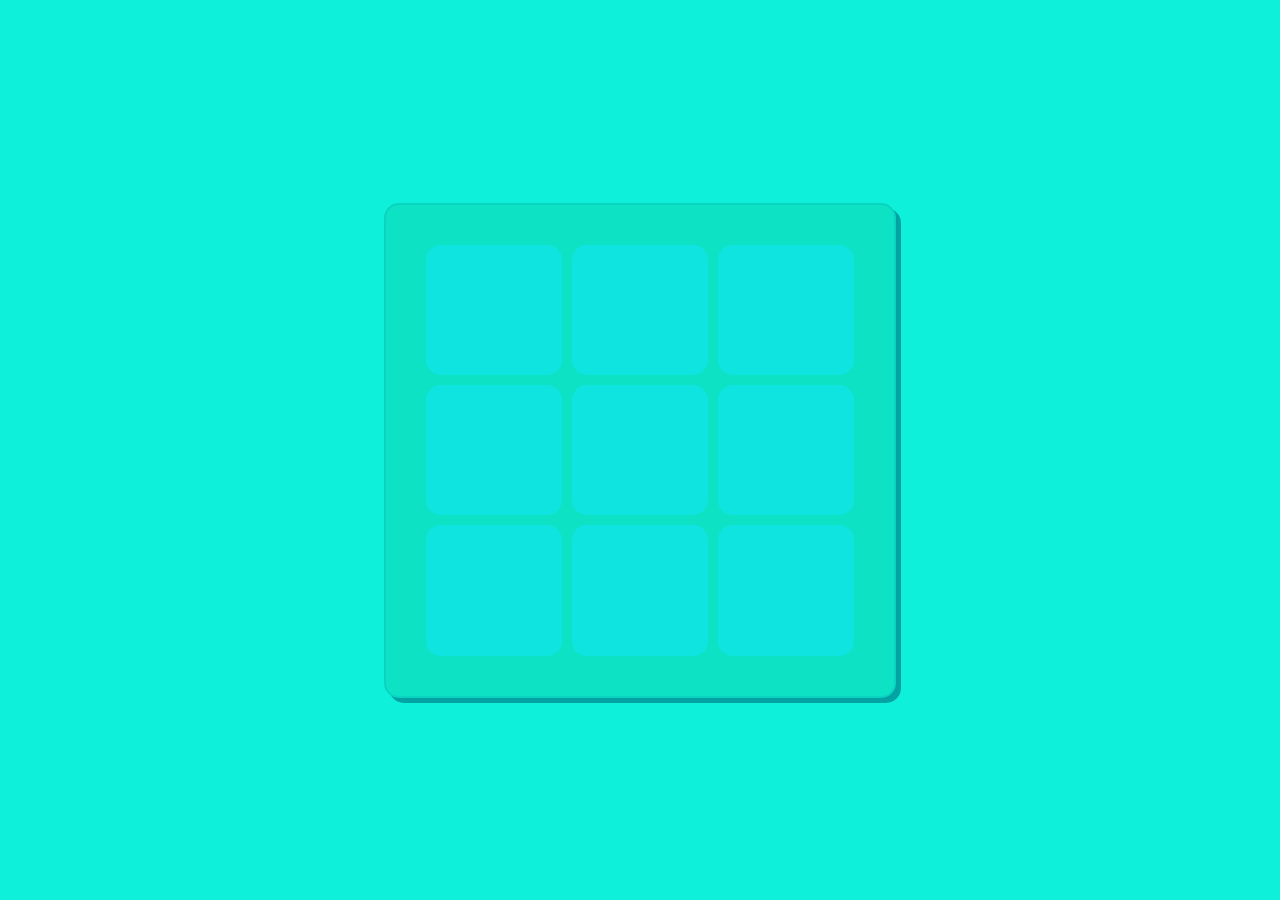
<file: TODO-List/index.html>
<!DOCTYPE html>
<html lang="en">
<head>
    <meta charset="UTF-8">
    <meta name="viewport" content="width=device-width, initial-scale=1.0">
    <title>Document</title>
    <link rel="stylesheet" href="style.css">
</head>
<body>
    <div class="container">
        <div class="box b1"></div>
        <div class="box b2"></div>
        <div class="box b3"></div>
        <div class="box b4"></div>
        <div class="box b5"></div>
        <div class="box b6"></div>
        <div class="box b7"></div>
        <div class="box b8"></div>
        <div class="box b9"></div>
    </div>
    <script src="script.js"></script>
</body>
</html>
</file>
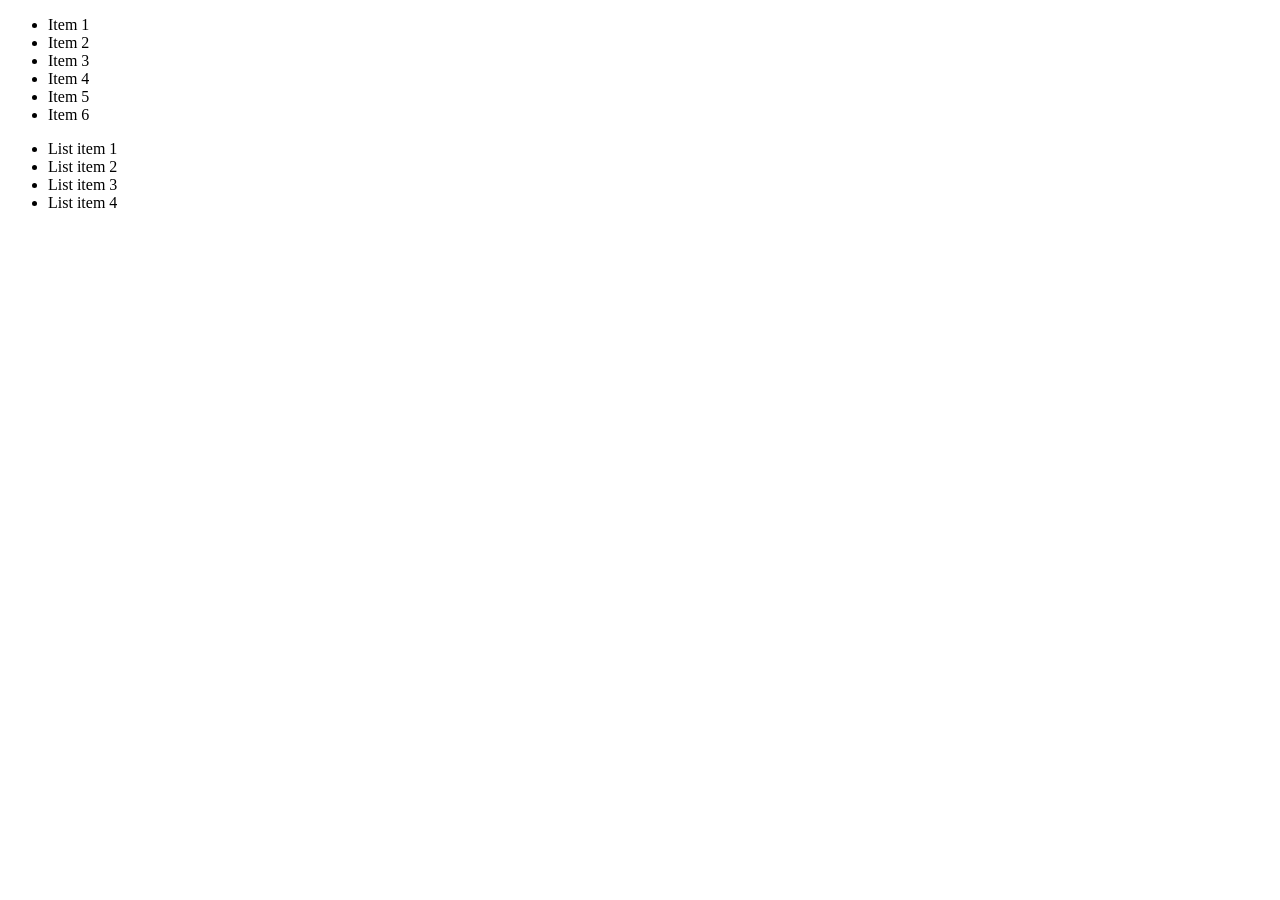
<file: Javascript/DOM/index.html>
<!doctype html>
<html lang="en">
  <head>
    <meta charset="UTF-8" />
    <meta name="viewport" content="width=device-width, initial-scale=1.0" />
    <title>Document</title>
  </head>
  <body>
    <ul id="unorderList-1">
      <li class="items">Item 1</li>
      <li class="items firstele">Item 2</li>
      <li class="items">Item 3</li>
      <li class="items">Item 4</li>
      <li class="items">Item 5</li>
      <li class="items">Item 6</li>
    </ul>
    <ul id="unorderList-1">
      <li>List item 1</li>
      <li>List item 2</li>
      <li>List item 3</li>
      <li>List item 4</li>
    </ul>
    <script>
      // console.log(this.document.getElementById("unorderList-1"));
      // console.log(this.document.getElementById("unorderList-2"));
      let items = this.document.getElementsByClassName("items");
      // Object.values(items).forEach((e1)=>{
      //     console.log(e1.innerText);
      // });

      console.log("New function");
      let allItems = this.document.getElementsByClassName("items");
      // Object.values(allItems).forEach((e1)=>{
      //     console.log(e1);
      // });
      // console.log(allItems);
      let d = this.document;
      // let listname = d.getElementsByName('<ul>')
    //   console.log(listname);
      /*
        4. querySelector Vs querySelectorAll
            Note: very Effective : allow to select based on classname id complex css selector
            one
            querySelector() method allow to select the first element that maches or more CSS Selectors
            querySelectorAll() method allow to select the all the element that maches one or more CSS Selectors
        */
    //    let newitems = d.querySelectorAll('ul li.items')
    //    Object.values(newitems).forEach((e1)=>{
    //     console.log(e1);
    //    })
    //    console.log(newitems);

       let x = d.querySelector('.firstele')
       console.log(x)
       
    </script>
  </body>
</html>
</file>
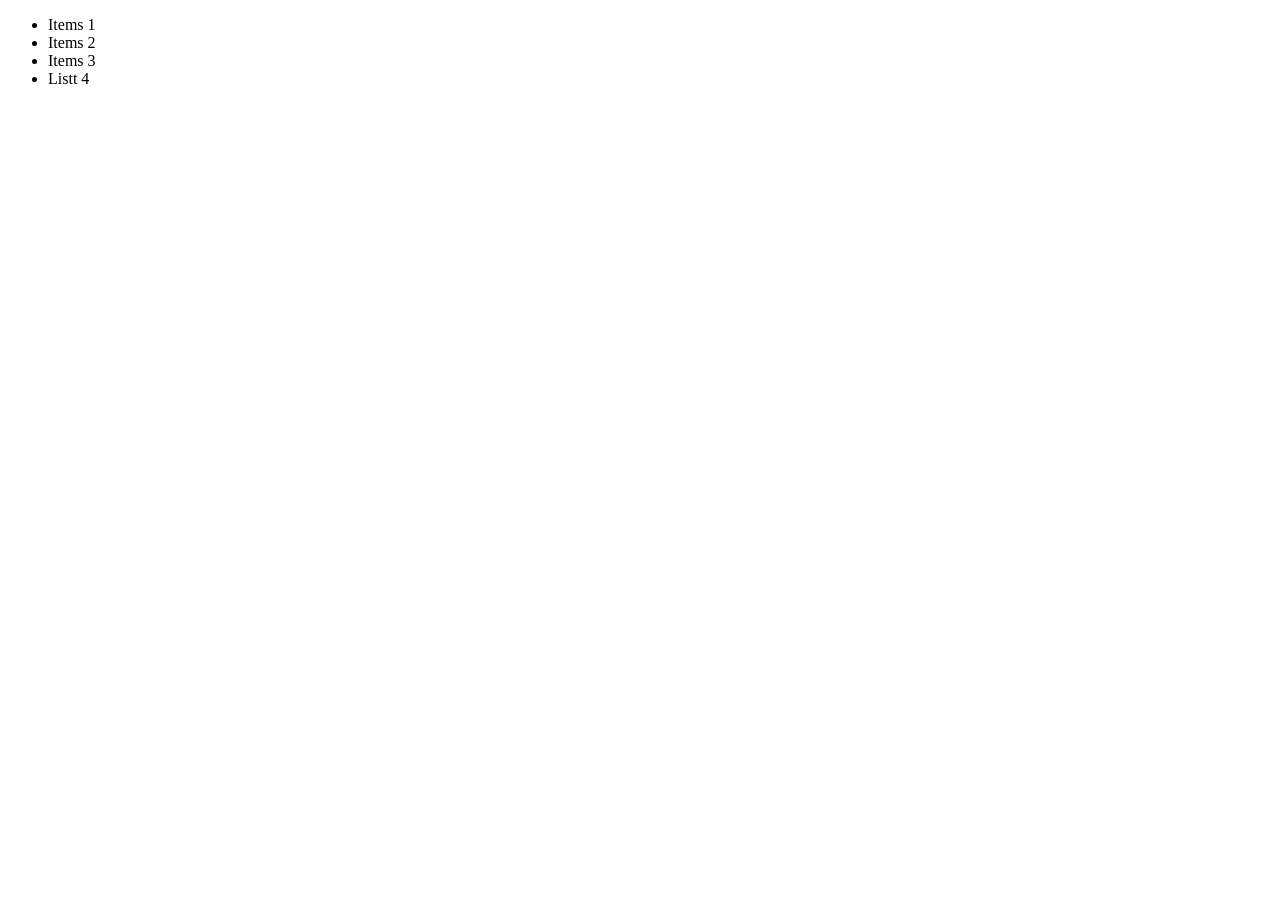
<file: Javascript/DOM/manuplating dom/index.html>
<!DOCTYPE html>
<html lang="en">
<head>
    <meta charset="UTF-8">
    <meta name="viewport" content="width=device-width, initial-scale=1.0">
    <title>Document</title>
</head>
<body>
    <ul id ="list">
        <li class="items">Items 1</li>
        <li class="items">Items 2</li>
        <li class="items">Items 3</li>
    </ul>
    <script>
        let newListItem = this.document.createElement('li')
        newListItem.innerText = 'Listt 4'
        let list = this.document.getElementById('list')
        list.appendChild(newListItem)
        console.log(newListItem)

    </script>
</body>
</html>
</file>
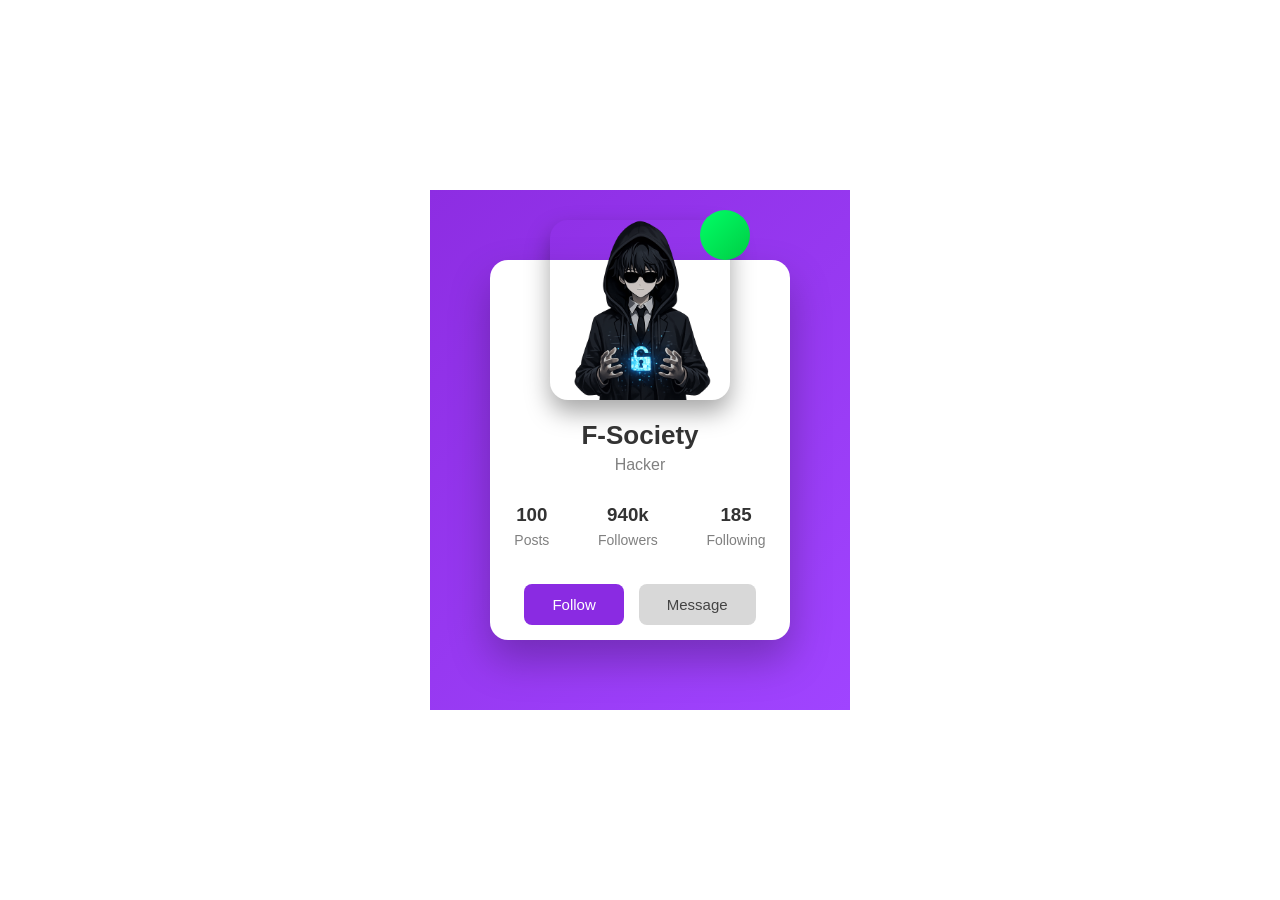
<file: l.html>
<!DOCTYPE html>
<html lang="en">
<head>
    <meta charset="UTF-8">
    <meta name="viewport" content="width=device-width, initial-scale=1.0">
    <title>Profile Card</title>
    <link rel="stylesheet" href="l.css">
</head>
<body>

<div class="container">

    <div class="card">
        <div class="circle"></div>
        <img src="ChatGPT Image Jun 15, 2026, 03_15_53 PM (1).png"
            class="profile">

        <h2>F-Society</h2>
        <p>Hacker</p>

        <div class="stats">

            <div>
                <h3>100</h3>
                <span>Posts</span>
            </div>

            <div>
                <h3>940k</h3>
                <span>Followers</span>
            </div>

            <div>
                <h3>185</h3>
                <span>Following</span>
            </div>

        </div>

        <div class="buttons">
            <button class="follow">Follow</button>
            <button class="message">Message</button>
        </div>

    </div>

</div>

</body>
</html>
</file>
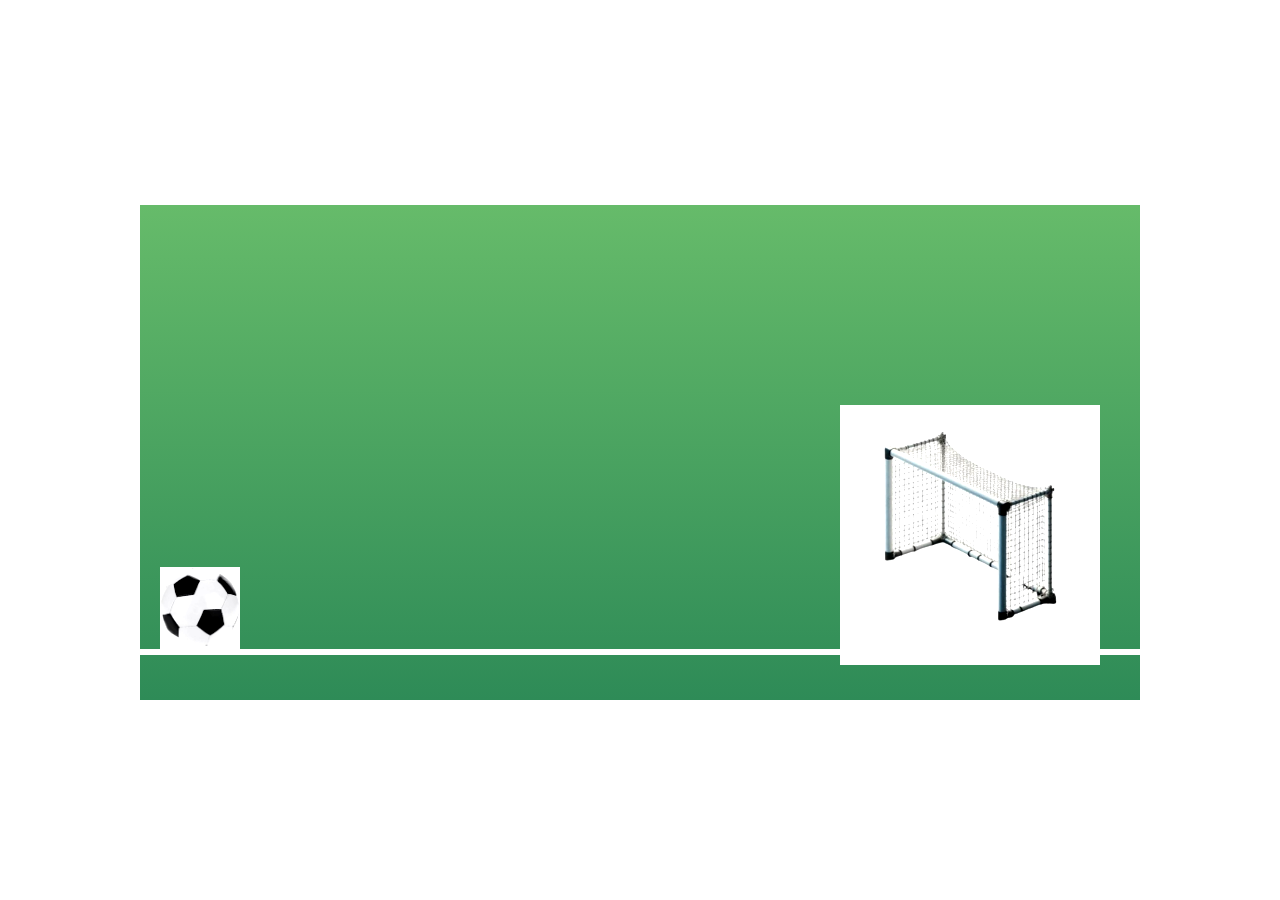
<file: q.html>
<!DOCTYPE html>
<html lang="en">
<head>
    <meta charset="UTF-8">
    <meta name="viewport" content="width=device-width, initial-scale=1.0">
    <link rel="stylesheet" href="q.css">
    <title>Football Goal Animation</title>
</head>
<body>

<div class="ground">

    <img class="ball" src="football.jpeg" alt="Football">
    <img class="goal" src="goal.jpeg" alt="Goal Post">

</div>

</body>
</html>
</file>
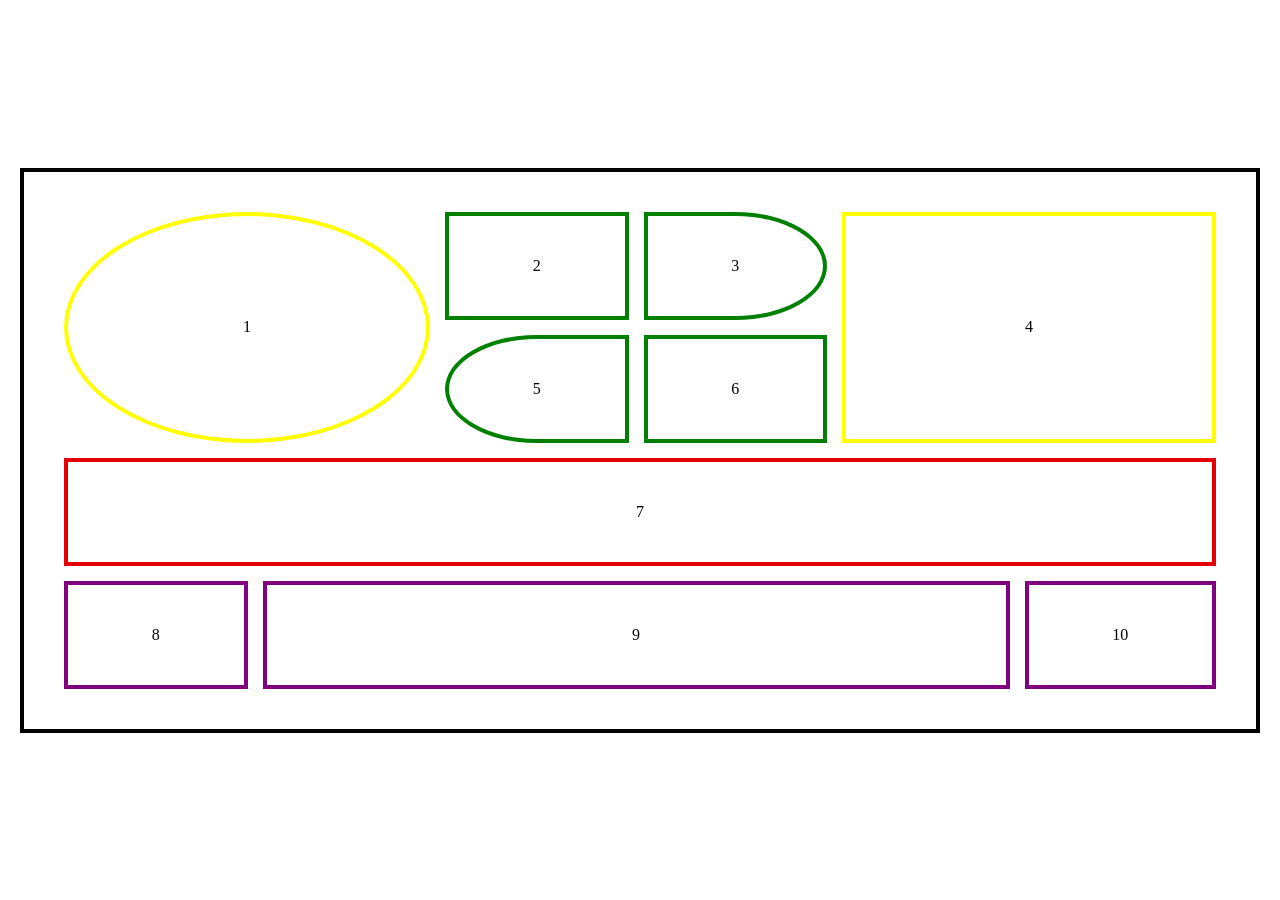
<file: grid/x.html>
<!DOCTYPE html>
<html lang="en">
<head>
    <meta charset="UTF-8">
    <meta name="viewport" content="width=device-width, initial-scale=1.0">
    <title>Document</title>
    <link rel="stylesheet" href="xx.css">
</head>
<body>
    <div class="grid-container" id="gallery">
      <div class="grid-item item1">1</div>
      <div class="grid-item item2">2</div>
      <div class="grid-item item3">3</div>
      <div class="grid-item item4">4</div>
      <div class="grid-item item5">5</div>
      <div class="grid-item item6">6</div>
      <div class="grid-item item7">7</div>
      <div class="grid-item item8">8</div>
      <div class="grid-item item9">9</div>
      <div class="grid-item item10">10</div>
    </div>
</body>
</html>
</file>
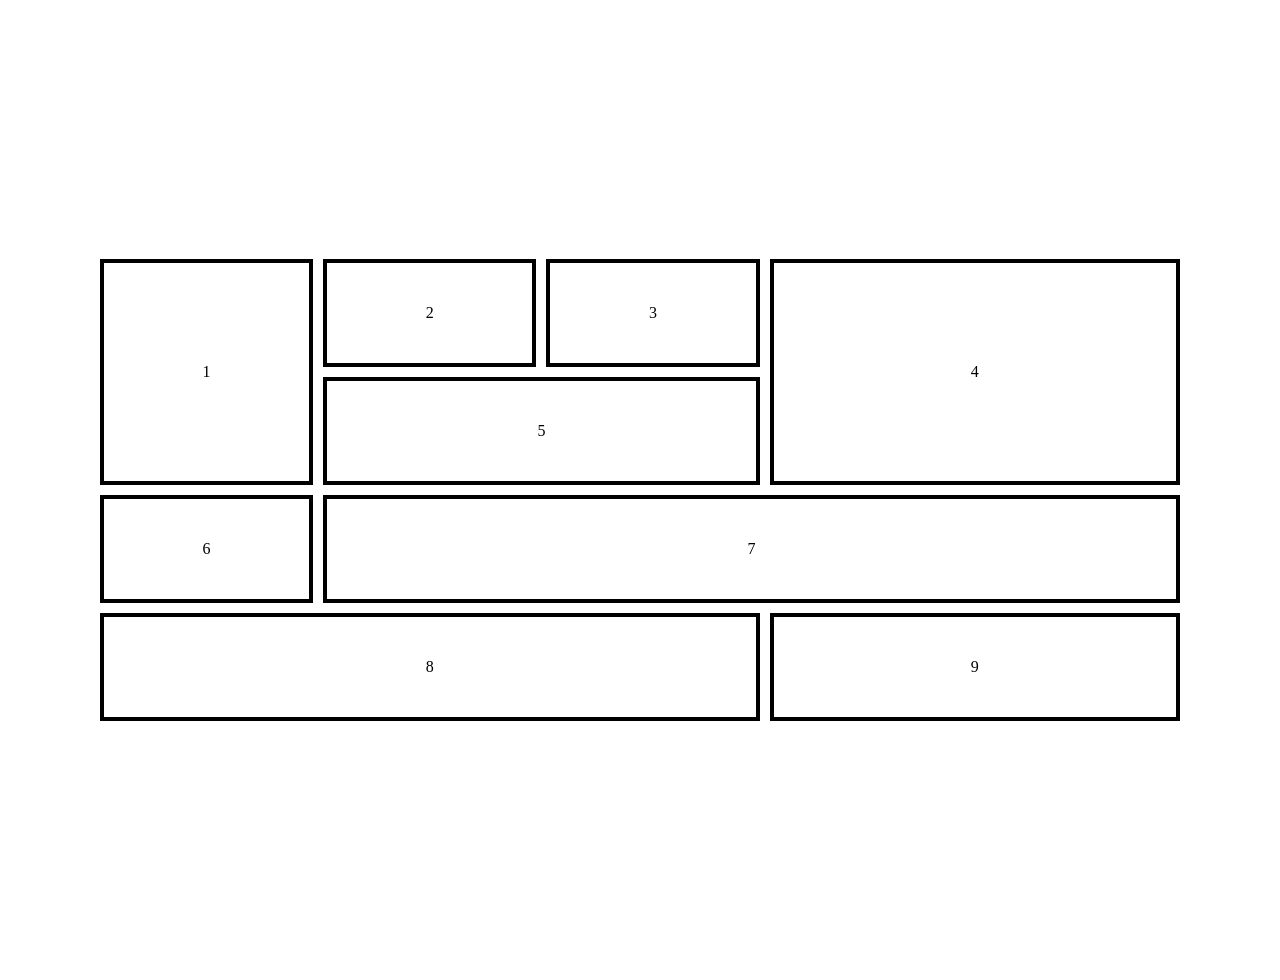
<file: grid/y.html>
<!DOCTYPE html>
<html lang="en">
<head>
    <meta charset="UTF-8">
    <meta name="viewport" content="width=device-width, initial-scale=1.0">
    <title>Document</title>
    <link rel="stylesheet" href="yy.css">
</head>
<body>
    <div class="grid-container" id="gallery">
      <div class="grid-item item1">1</div>
      <div class="grid-item item2">2</div>
      <div class="grid-item item3">3</div>
      <div class="grid-item item4">4</div>
      <div class="grid-item item5">5</div>
      <div class="grid-item item6">6</div>
      <div class="grid-item item7">7</div>
      <div class="grid-item item8">8</div>
      <div class="grid-item item9">9</div>
    </div>
</body>
</html>
</file>
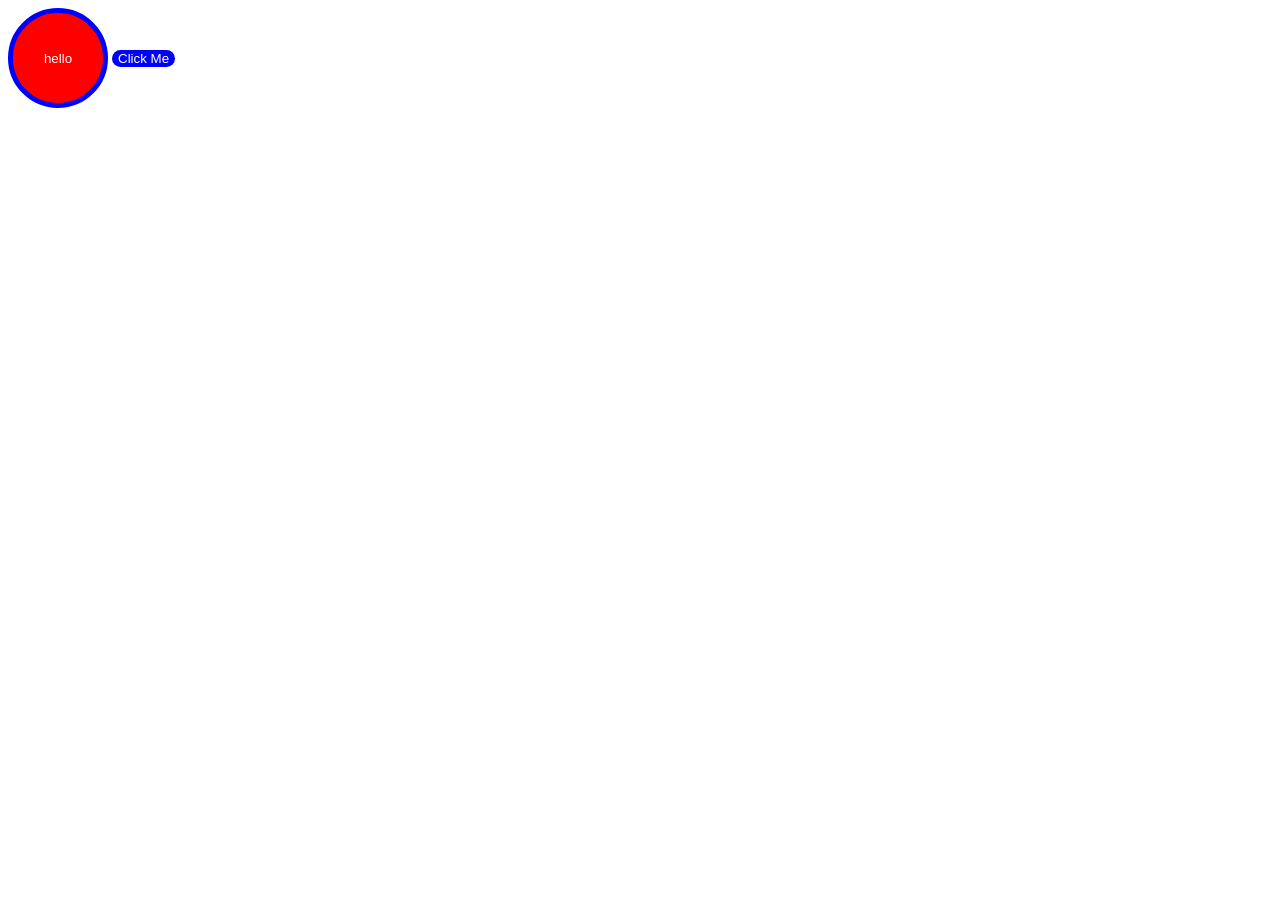
<file: Transition/t1.html>
<!DOCTYPE html>
<html lang="en">
<head>
    <meta charset="UTF-8">
    <meta name="viewport" content="width=device-width, initial-scale=1.0">
    <title>Document</title>
    <style>
        #box{
        width:100px;
        height:100px;
        background-color: red;
        transition-property: background-color, width;
        transition-duration: 1s;
        transition-delay: 0s;
        /* align-items: center;
        justify-content: center;
        display: flex; */
        border: 5px solid blue;
        border-radius: 100%;
        }
        #box:hover{
            background-color: yellow;
            width: 250px;
            border: 2px solid black;
        }
        button{
            color: white;
            background-color: blue;
            outline: none;
            border-radius: 20px;
            border: none;

            /* Transition */
            transition-property: background-color;
            transition-duration: 0.5s;
            transition: all 2s 2s ease-in;

        }
        button:hover{
            background-color: aqua;
            transition-timing-function: ease-in-out(100,1000);
        }
        
       
    </style>
</head>
<body>
   <button id="box">hello</button>
    <button type="button">Click Me</button>
    
</body>
</html>
</file>
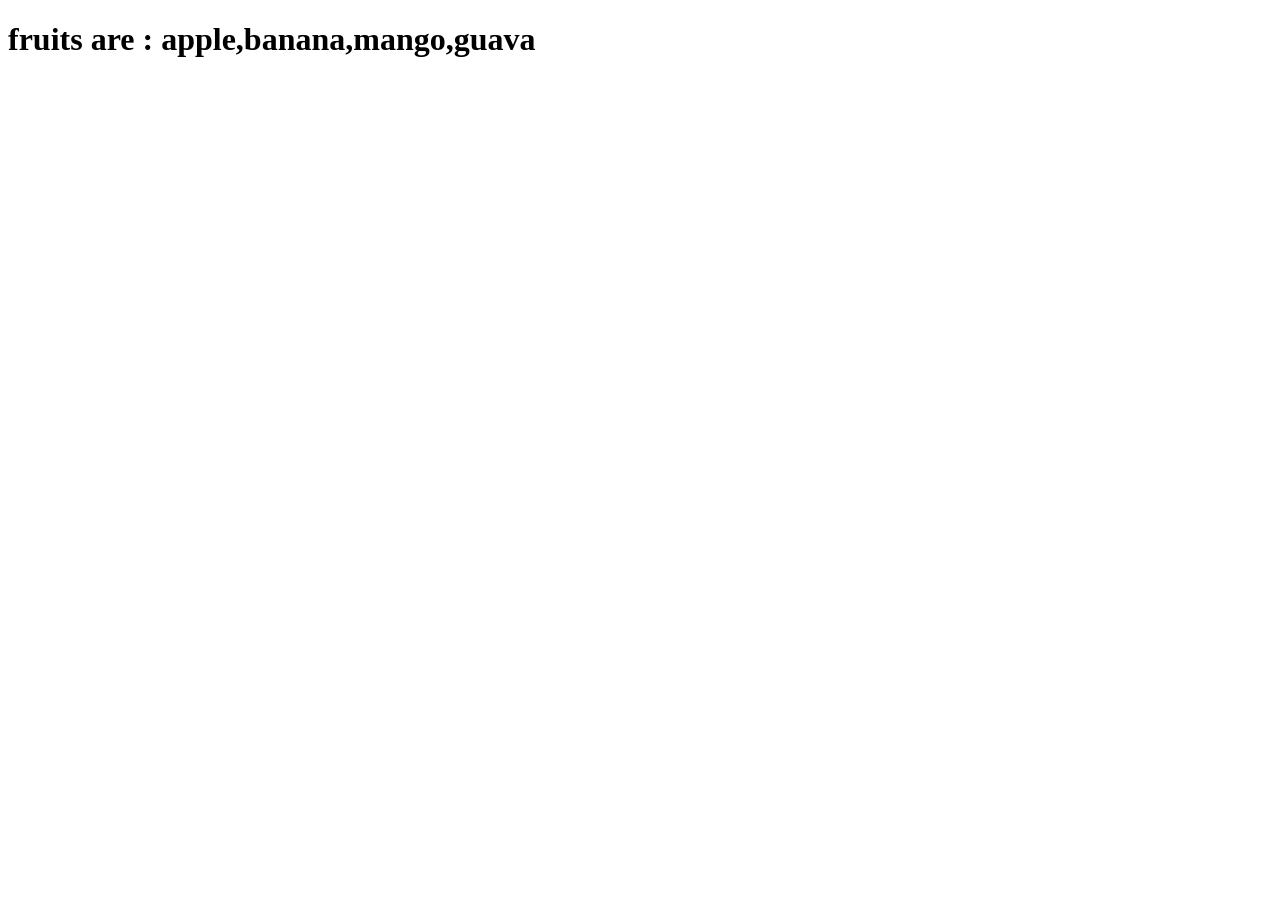
<file: Javascript/DOM/manuplating dom/hw.html>
<!DOCTYPE html>
<html lang="en">
<head>
    <meta charset="UTF-8" />
    <meta name="viewport" content="width=device-width, initial-scale=1.0" />
    <title>Document</title>
</head>
<body>
    <h1 class="list">arrays of fruits</h1>

    <script>
        const fruits = [];

        //  function addFruit(...newFruits) {
        //     fruits.push(...newFruits);
        //     document.querySelector(".list").textContent =
        //         "fruits are : " + fruits.join(", ");
        //     console.log(fruits);
        // }
        const x = document.querySelector('.list');

        function addFruit(...newFruits) {
            fruits.push(...newFruits);

            x.innerHTML = 'fruits are : ' + fruits;

            console.log(fruits);
        }

        addFruit('apple', 'banana', 'mango', 'guava');
    </script>
</body>
</html>
</file>
<file: TODO-List/style.css>
* {
    margin: 0;
    padding: 0;
    box-sizing: border-box;
}

body {
    background-color: rgb(14, 240, 217);
    height: 100vh;
    width: 100vw;
    justify-content: center;
    align-items: center;
    flex-direction: column;
    display: flex;
}

.container {
    padding: 40px;
    width: 90%;
    display: grid;
    text-align: center;
    background-color: rgb(13, 226, 197);
    height: 55vh;
    width: 40vw;
    box-shadow: 5px 5px rgb(4, 163, 163);
    grid-template-areas:
    "b1 b2 b3"
    "b4 b5 b6"
    "b7 b8 b9";
    gap: 10px;
    border: 2px solid rgb(10, 212, 192);
    border-radius: 15px;
}


.box{
    border: 10px;
    height: 100%;
    width: 100%;
    border-color: black;
    background-color: rgb(16, 228, 225);
    border-radius: 15px;
}
</file>
<file: l.css>
*{
    margin:0;
    padding:0;
    box-sizing:border-box;
    font-family:Arial, Helvetica, sans-serif;
}

body{
    display:flex;
    justify-content:center;
    align-items:center;
    height:100vh;
    background:#ffffff;
}

.circle{
    width:50px;
    height:50px;
    border-radius:50%;
    background:linear-gradient(135deg,#00ff66,#00cc44);
    position:absolute;
    margin-top:-50px;
    margin-left:170px;

    animation:greenLight 2s linear infinite;
}

@keyframes greenLight{

    0%,66%{
        opacity:0.3;
    }
    67%,100%{
        opacity:1;
        box-shadow:0 0 30px #00ff66 ;
    }

}

.container{

    width:420px;
    height:520px;

    background:linear-gradient(135deg,#8d2de2,#a044ff);

    display:flex;
    justify-content:center;
    align-items:center;
}

.card{

    width:300px;
    height:380px;

    background:white;

    border-radius:18px;

    display:flex;
    flex-direction:column;
    align-items:center;

    box-shadow:0 20px 40px rgba(0,0,0,.25);

    position:relative;
}

.profile{

    width:180px;
    height:180px;

    border-radius:18px;

    object-fit:cover;

    margin-top:-40px;

    box-shadow:0 12px 25px rgba(0,0,0,.35);
}

.card h2{

    margin-top:20px;
    font-size:26px;
    color:#333;
}

.card p{

    color:gray;
    margin-top:5px;
}

.stats{

    display:flex;
    justify-content:space-around;

    width:100%;

    margin-top:30px;

    text-align:center;
}

.stats h3{

    color:#333;
    margin-bottom:5px;
}

.stats span{

    color:gray;
    font-size:14px;
}

.buttons{

    display:flex;
    gap:15px;
    margin-top:35px;
}

button{

    border:none;
    padding:12px 28px;

    border-radius:8px;

    font-size:15px;

    cursor:pointer;

    transition:.3s;
}

.follow{

    background:#8a2be2;
    color:white;
}

.follow:hover{

    background:#6e18c8;
}

.message{

    background:#d8d8d8;
    color:#444;
}

.message:hover{

    background:#c4c4c4;
}
</file>
<file: q.css>
*{
    margin:0;
    padding:0;
    box-sizing:border-box;
}

body{
    height:100vh;
    display:flex;
    justify-content:center;
    align-items:center;
    overflow:hidden;
}

.ground{
    width:1000px;
    height:500px;
    position:relative;
    overflow:hidden;
    background:linear-gradient(to top,#2e8b57,#66bb6a);
    border-top:5px solid #fff;
}


.ball{
    position:absolute;
    width:80px;
    left:20px;
    bottom:50px;
    filter:contrast(1.3) brightness(1.05);

    animation:ballMove 4s linear infinite;
}

.goal{
    position:absolute;
    width:260px;
    right:40px;
    bottom:35px;
    filter:contrast(1.3) brightness(1.05);
    animation:goalShake 4s linear infinite;
}

@keyframes ballMove{

    0%{
        left:20px;
        bottom:50px;
        transform:rotate(0deg) scale(1);
    }

    20%{
        left:180px;
        bottom:60px;
        transform:rotate(180deg);
    }

    40%{
        left:380px;
        bottom:120px;
        transform:rotate(360deg);
    }

    60%{
        left:600px;
        bottom:180px;
        transform:rotate(720deg);
    }

    80%{
        left:760px;
        bottom:90px;
        transform:rotate(900deg);
    }

    100%{
        left:820px;
        bottom:70px;
        transform:rotate(1080deg) scale(.95);
    }

}

@keyframes goalShake{

    0%,75%,100%{
        transform:translateX(0);
    }

    78%{
        transform:translateX(-5px);
    }

    80%{
        transform:translateX(5px);
    }

    82%{
        transform:translateX(-4px);
    }

    84%{
        transform:translateX(4px);
    }

}


.ground::after{
    content:"";
    position:absolute;
    width:100%;
    height:6px;
    background:#fff;
    bottom:45px;
    left:0;
}
</file>
<file: grid/xx.css>
body {
  background-color: #ffffff;
  min-height: 100vh;
  display: flex;
  justify-content: center;
  align-items: center;
  padding: 40px;
  margin: 0;
  padding: 0;
}
.grid-container {
  
  padding: 40px;
  width: 90%;
  display: grid;
  text-align: center;
  

 
  grid-template-areas:
    "item1 item1 item2 item3 item4 item4"
    "item1 item1 item5 item6 item4 item4"
    "item7 item7 item7 item7 item7 item7"
    "item8 item9 item9 item9 item9 item10";

  
  
  gap: 15px;
  border: 4px solid black;
}
.grid-item {
    min-height: 100px;
    border-style: solid;
    border-width: 4px;
    align-items: center;
    justify-content: center;
    display: flex;
}

.item1{
    border-radius: 100%;
    border-color: yellow;
    grid-area: item1;
}
.item2{
    border-color: green;
    grid-area: item2;
}
.item3{
    border-top-right-radius: 100%;
    border-bottom-right-radius: 100%;
    border-color: green;
    grid-area: item3;
}
.item4{
    border-color: yellow;
    grid-area: item4;
}
.item5{
    border-top-left-radius: 100%;
    border-bottom-left-radius: 100%;
    border-color: green;
    grid-area: item5;
}
.item6{
    border-color: green;
    grid-area: item6;
}
.item7{
    border-color: rgb(228, 0, 0);
    grid-area: item7;
}
.item8{
    border-color: purple;
    grid-area: item8;
}
.item9{
    border-color: purple;
    grid-area: item9;
}
.item10{
    border-color: purple;
    grid-area: item10;
}
</file>
<file: grid/yy.css>
body {
  background-color: #ffffff;
  min-height: 100vh;
  display: flex;
  justify-content: center;
  align-items: center;
  padding: 40px;
  margin: 0;
}
.grid-container {
    display: grid;
    padding: 40px;
    width: 90%;
    text-align: center;
    grid-template-areas:
        "item1 item2 item3 item4 item4"
        "item1 item5 item5 item4 item4"
        "item6 item7 item7 item7 item7"
        "item8 item8 item8 item9 item9";
    gap: 10px;
    align-items: stretch;
}

.grid-item {
    min-height: 100px;
    border-style: solid;
    border-color: black;
    border-width: 4px;
    align-items: center;
    justify-content: center;
    display: flex;
}

.item1 {
    grid-area: item1;
}
.item2 {

    grid-area: item2;
}
.item3{

    grid-area: item3;
}
.item4{
    
    grid-area: item4;
}
.item5{
   

    grid-area: item5;
}
.item6{

    grid-area: item6;
}
.item7{
    
    grid-area: item7;
}
.item8{
    
    grid-area: item8;
}
.item9{
    
    grid-area: item9;
}
</file>
